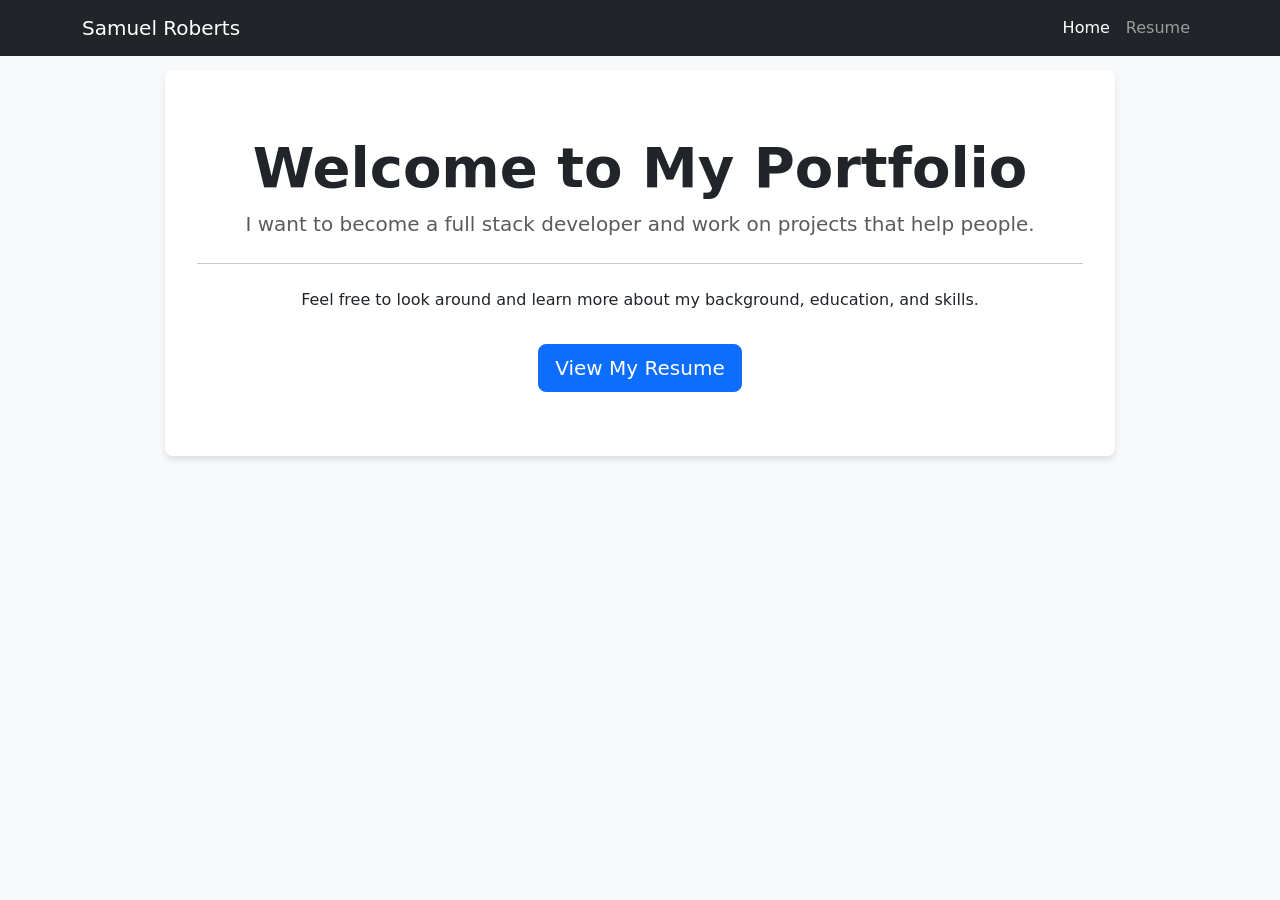
<file: index.html>
<!DOCTYPE html>
<html lang="en">
<head>
    <meta charset="UTF-8">
    <meta name="viewport" content="width=device-width, initial-scale=1.0">
    <meta name="description" content="Professional portfolio and resume of Samuel Roberts">
    <title>Samuel Roberts - Professional Portfolio</title>
    <!-- Bootstrap CSS -->
    <link href="https://cdn.jsdelivr.net/npm/bootstrap@5.3.2/dist/css/bootstrap.min.css" rel="stylesheet">
    <style>
        body { padding-top: 70px; background-color: #f8f9fa; }
        .hero { padding: 4rem 2rem; background-color: #ffffff; border-radius: 0.5rem; box-shadow: 0 4px 6px rgba(0, 0, 0, 0.1); margin-bottom: 2rem;}
        .hero img { border-radius: 50%; object-fit: cover; border: 4px solid #e9ecef; }
    </style>
</head>
<body>
    
    <!-- Navigation Menu -->
    <nav class="navbar navbar-expand-lg navbar-dark bg-dark fixed-top">
        <div class="container">
            <a class="navbar-brand" href="#">Samuel Roberts</a>
            <button class="navbar-toggler" type="button" data-bs-toggle="collapse" data-bs-target="#navbarNav" aria-controls="navbarNav" aria-expanded="false" aria-label="Toggle navigation">
                <span class="navbar-toggler-icon"></span>
            </button>
            <div class="collapse navbar-collapse" id="navbarNav">
                <ul class="navbar-nav ms-auto">
                    <li class="nav-item">
                        <a class="nav-link active" aria-current="page" href="#">Home</a>
                    </li>
                    <li class="nav-item">
                        <a class="nav-link" href="html/resume.html">Resume</a>
                    </li>
                </ul>
            </div>
        </div>
    </nav>

    <!-- Main Content -->
    <div class="container">
        <div class="row justify-content-center">
            <div class="col-md-10 hero text-center">
                <h1 class="display-4 fw-bold">Welcome to My Portfolio</h1>
                <p class="lead text-muted">I want to become a full stack developer and work on projects that help people.</p>
                <hr class="my-4">
                <p>Feel free to look around and learn more about my background, education, and skills.</p>
                <a class="btn btn-primary btn-lg mt-3" href="html/resume.html" role="button">View My Resume</a>
            </div>
        </div>
    </div>

    <!-- Bootstrap JS Bundle -->
    <script src="https://cdn.jsdelivr.net/npm/bootstrap@5.3.2/dist/js/bootstrap.bundle.min.js"></script>
</body>
</html>
</file>
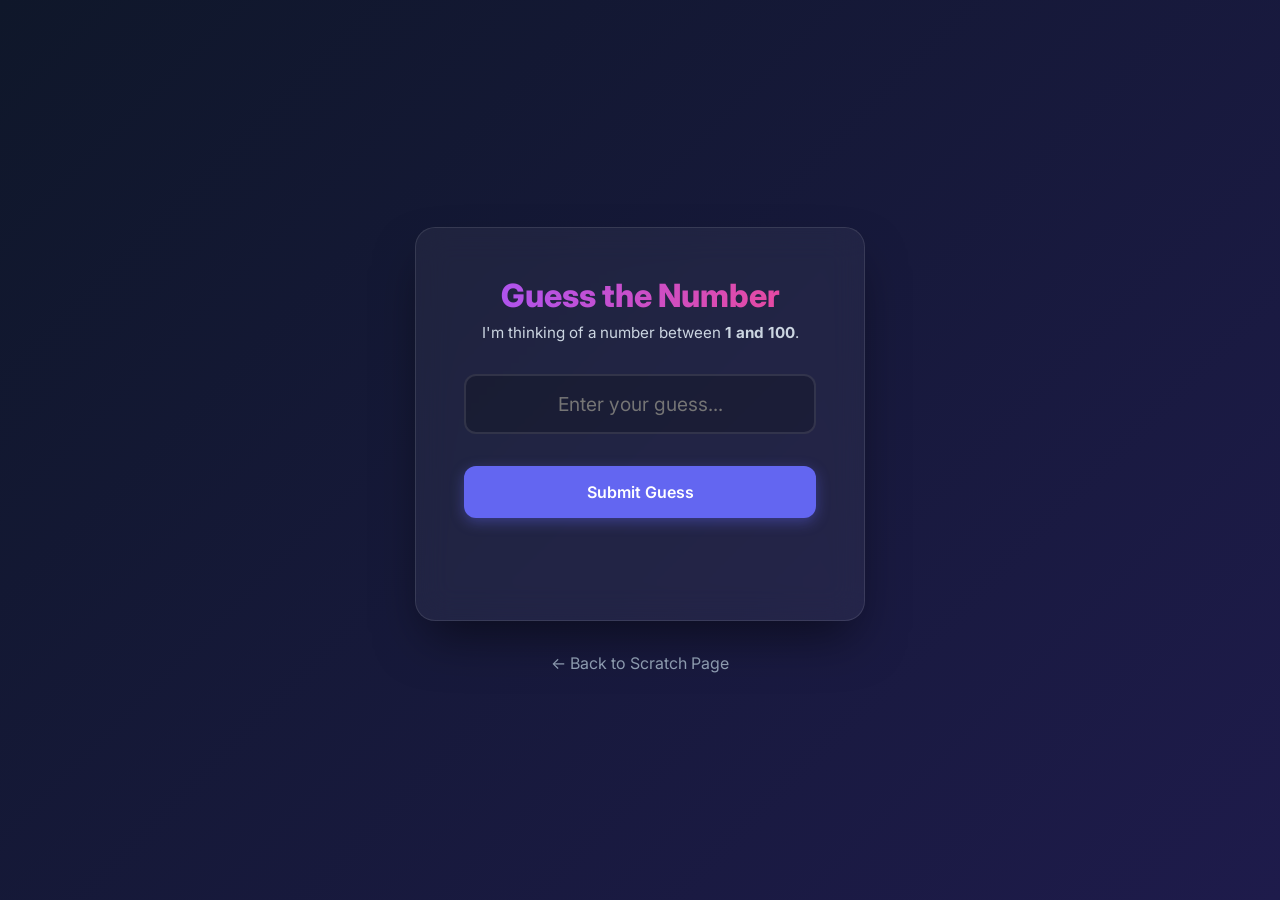
<file: html/app.html>
<!DOCTYPE html>
<html lang="en">
<head>
    <meta charset="UTF-8">
    <meta name="viewport" content="width=device-width, initial-scale=1.0">
    <title>Number Guessing Game</title>
    <!-- Use Google Fonts -->
    <link href="https://fonts.googleapis.com/css2?family=Inter:wght@400;600;800&display=swap" rel="stylesheet">
    <style>
        :root {
            --primary-color: #6366f1;
            --primary-hover: #4f46e5;
            --bg-gradient: linear-gradient(135deg, #0f172a 0%, #1e1b4b 100%);
            --card-bg: rgba(255, 255, 255, 0.05);
            --text-color: #f8fafc;
        }

        * {
            box-sizing: border-box;
            margin: 0;
            padding: 0;
            font-family: 'Inter', sans-serif;
        }

        body {
            background: var(--bg-gradient);
            color: var(--text-color);
            min-height: 100vh;
            display: flex;
            align-items: center;
            justify-content: center;
            flex-direction: column;
        }

        .container {
            background: var(--card-bg);
            backdrop-filter: blur(16px);
            -webkit-backdrop-filter: blur(16px);
            border: 1px solid rgba(255, 255, 255, 0.1);
            border-radius: 20px;
            padding: 3rem;
            width: 100%;
            max-width: 450px;
            text-align: center;
            box-shadow: 0 25px 50px -12px rgba(0, 0, 0, 0.5);
            animation: fadeIn 0.8s ease-out;
        }

        @keyframes fadeIn {
            from { opacity: 0; transform: translateY(20px); }
            to { opacity: 1; transform: translateY(0); }
        }

        h1 {
            font-weight: 800;
            margin-bottom: 0.5rem;
            background: linear-gradient(to right, #a855f7, #ec4899);
            -webkit-background-clip: text;
            -webkit-text-fill-color: transparent;
        }

        p.instructions {
            color: #cbd5e1;
            margin-bottom: 2rem;
            font-size: 0.95rem;
        }

        .input-group {
            position: relative;
            margin-bottom: 2rem;
        }

        input[type="number"] {
            width: 100%;
            padding: 1rem;
            border-radius: 12px;
            border: 2px solid rgba(255, 255, 255, 0.1);
            background: rgba(0, 0, 0, 0.2);
            color: white;
            font-size: 1.2rem;
            text-align: center;
            outline: none;
            transition: all 0.3s ease;
        }

        input[type="number"]:focus {
            border-color: var(--primary-color);
            box-shadow: 0 0 15px rgba(99, 102, 241, 0.3);
        }

        /* Hide Number Input Arrows */
        input[type="number"]::-webkit-inner-spin-button, 
        input[type="number"]::-webkit-outer-spin-button { 
            -webkit-appearance: none; 
            margin: 0; 
        }

        .btn {
            background: var(--primary-color);
            color: white;
            border: none;
            padding: 1rem 2rem;
            border-radius: 12px;
            font-size: 1rem;
            font-weight: 600;
            cursor: pointer;
            width: 100%;
            transition: all 0.3s ease;
            box-shadow: 0 4px 14px 0 rgba(99, 102, 241, 0.39);
        }

        .btn:hover {
            background: var(--primary-hover);
            transform: translateY(-2px);
            box-shadow: 0 6px 20px rgba(99, 102, 241, 0.23);
        }

        .btn:active {
            transform: translateY(1px);
        }

        .message {
            margin-top: 1.5rem;
            font-size: 1.1rem;
            font-weight: 600;
            min-height: 30px;
            transition: color 0.3s ease;
        }

        .nav-link {
            display: inline-block;
            margin-top: 2rem;
            color: #94a3b8;
            text-decoration: none;
            transition: color 0.3s;
        }

        .nav-link:hover {
            color: white;
        }

        /* Game States */
        .msg-low { color: #facc15; }
        .msg-high { color: #f87171; }
        .msg-win { color: #4ade80; animation: bounce 0.5s; }
        
        @keyframes bounce {
            0%, 100% { transform: translateY(0); }
            50% { transform: translateY(-10px); }
        }

        #resetBtn {
            display: none;
            background: #10b981;
            margin-top: 1rem;
            box-shadow: 0 4px 14px 0 rgba(16, 185, 129, 0.39);
        }
        #resetBtn:hover {
            background: #059669;
        }

    </style>
</head>
<body>

    <div class="container">
        <h1>Guess the Number</h1>
        <p class="instructions">I'm thinking of a number between <strong>1 and 100</strong>.</p>
        
        <div class="input-group">
            <input type="number" id="guessInput" placeholder="Enter your guess..." min="1" max="100">
        </div>
        
        <button class="btn" id="guessBtn">Submit Guess</button>
        <button class="btn" id="resetBtn">Play Again</button>
        
        <div class="message" id="message"></div>
    </div>

    <a href="scratch.html" class="nav-link">&larr; Back to Scratch Page</a>

    <script>
        // Game Logic
        let targetNumber = generateRandomNumber();
        let attempts = 0;
        
        const guessInput = document.getElementById('guessInput');
        const guessBtn = document.getElementById('guessBtn');
        const resetBtn = document.getElementById('resetBtn');
        const messageEl = document.getElementById('message');

        function generateRandomNumber() {
            return Math.floor(Math.random() * 100) + 1;
        }

        function checkGuess() {
            const guessVal = guessInput.value;
            
            if (!guessVal || isNaN(guessVal) || guessVal < 1 || guessVal > 100) {
                showMessage("Please enter a valid number between 1 and 100.", "msg-high");
                return;
            }

            const guess = parseInt(guessVal);
            attempts++;

            if (guess === targetNumber) {
                showMessage(`🎉 Amazing! You guessed it in ${attempts} attempts!`, "msg-win");
                endGame();
            } else if (guess < targetNumber) {
                showMessage(`📉 ${guess} is too low. Try higher!`, "msg-low");
            } else {
                showMessage(`📈 ${guess} is too high. Try lower!`, "msg-high");
            }
            
            guessInput.value = '';
            guessInput.focus();
        }

        function showMessage(text, className) {
            messageEl.textContent = text;
            messageEl.className = `message ${className}`;
        }

        function endGame() {
            guessInput.disabled = true;
            guessBtn.style.display = 'none';
            resetBtn.style.display = 'block';
        }

        function resetGame() {
            targetNumber = generateRandomNumber();
            attempts = 0;
            guessInput.disabled = false;
            guessInput.value = '';
            messageEl.textContent = '';
            messageEl.className = 'message';
            guessBtn.style.display = 'block';
            resetBtn.style.display = 'none';
            guessInput.focus();
        }

        // Event Listeners
        guessBtn.addEventListener('click', checkGuess);
        resetBtn.addEventListener('click', resetGame);
        guessInput.addEventListener('keypress', function(e) {
            if (e.key === 'Enter') {
                checkGuess();
            }
        });
    </script>
</body>
</html>
</file>
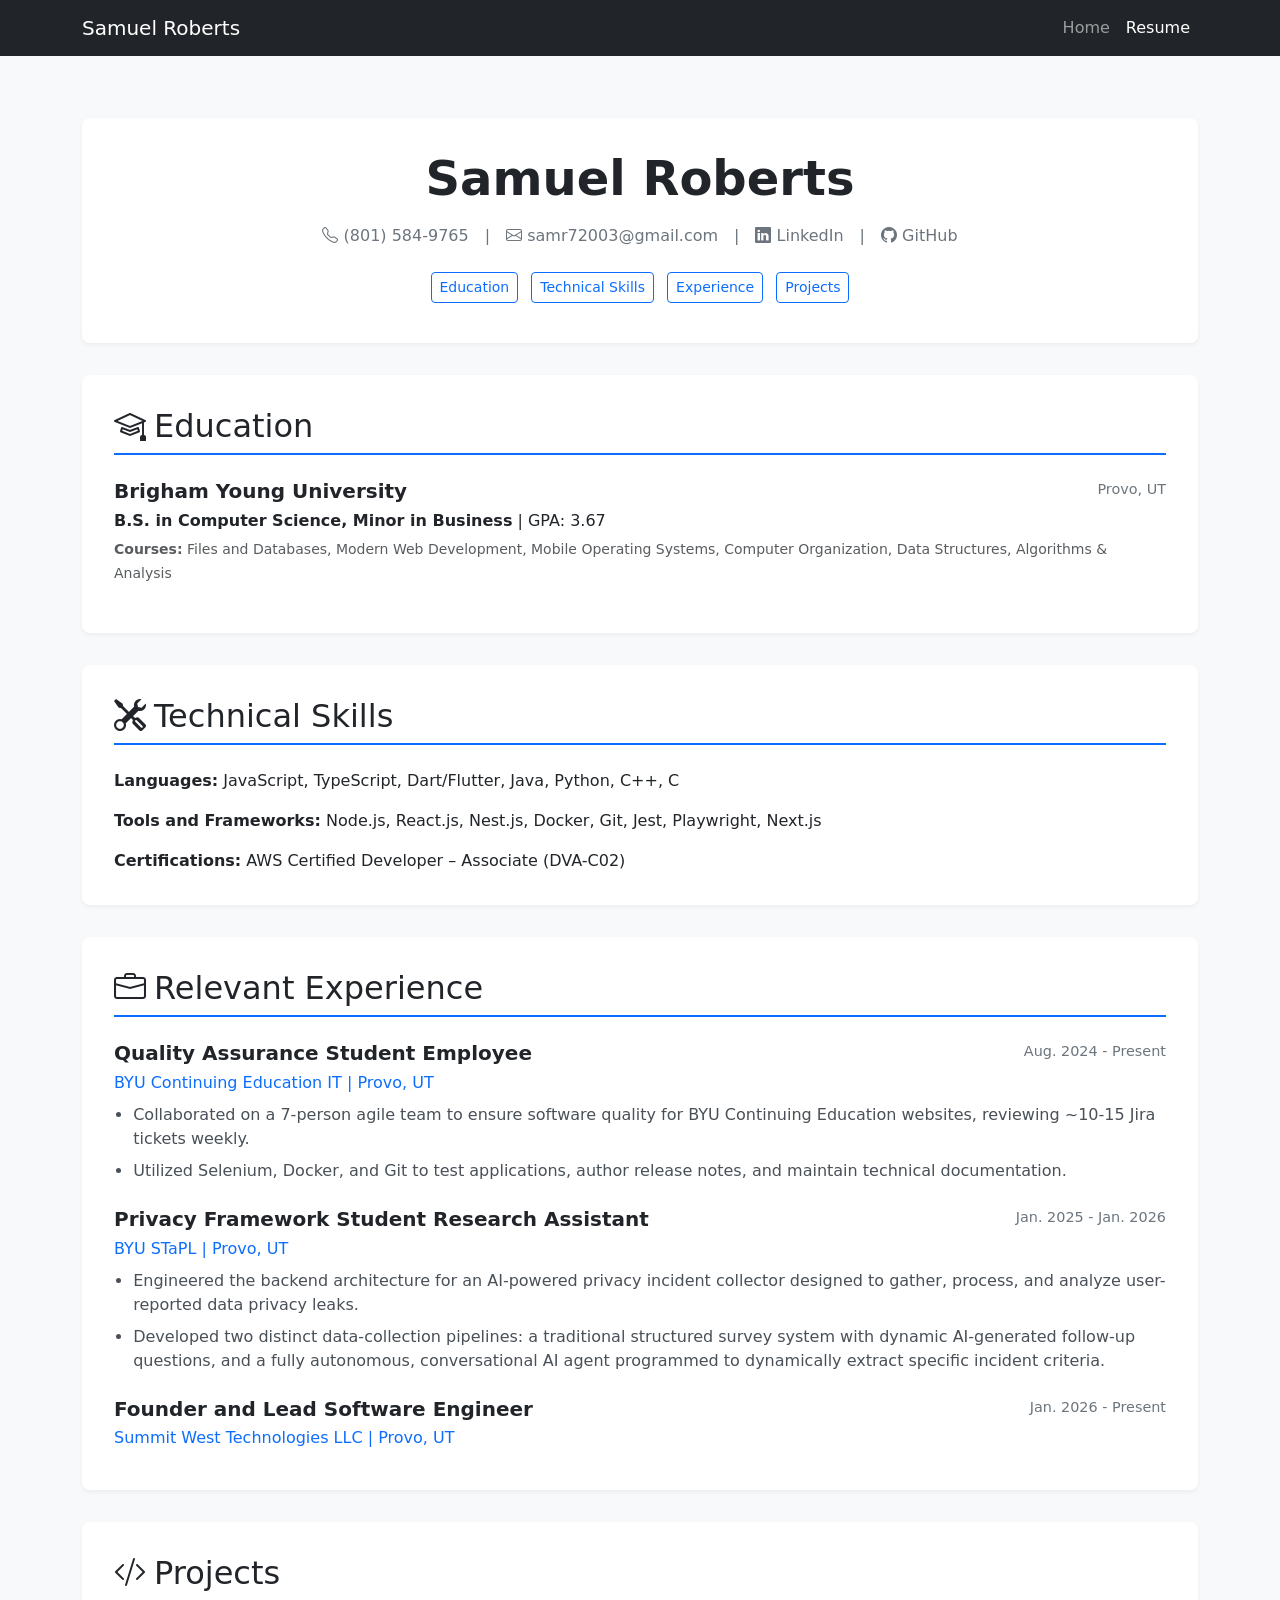
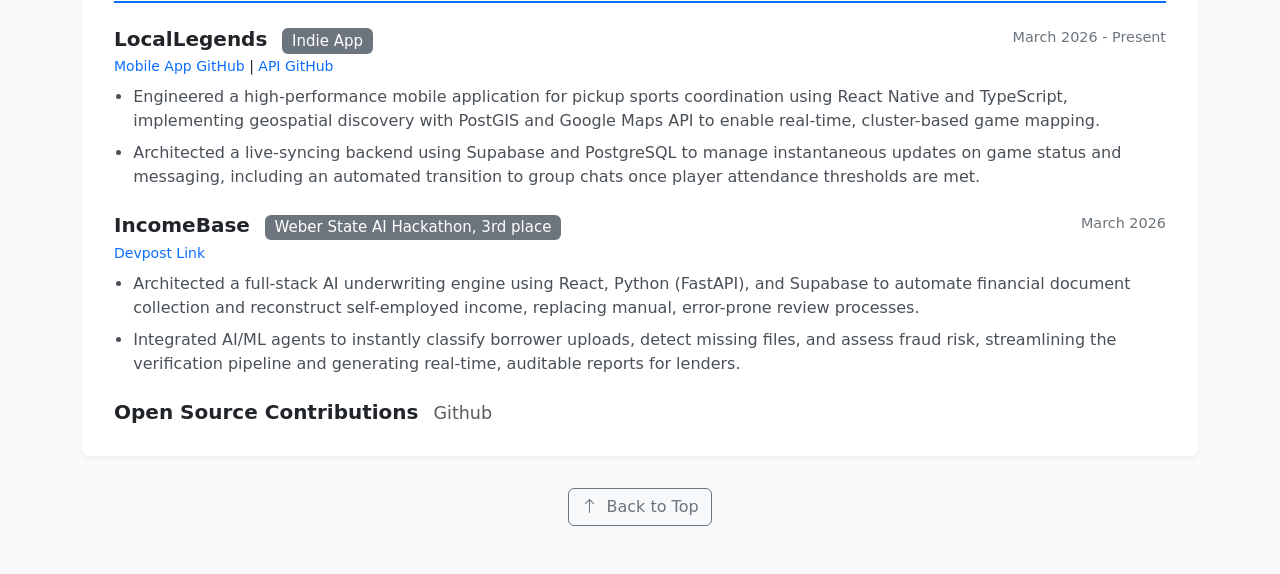
<file: html/resume.html>
<!DOCTYPE html>
<html lang="en">
<head>
    <meta charset="UTF-8">
    <meta name="viewport" content="width=device-width, initial-scale=1.0">
    <meta name="description" content="Resume of Samuel Roberts">
    <title>Samuel Roberts - Resume</title>
    <!-- Bootstrap CSS -->
    <link href="https://cdn.jsdelivr.net/npm/bootstrap@5.3.2/dist/css/bootstrap.min.css" rel="stylesheet">
    <link rel="stylesheet" href="https://cdn.jsdelivr.net/npm/bootstrap-icons@1.11.1/font/bootstrap-icons.css">
    <style>
        body { padding-top: 70px; background-color: #f8f9fa; }
        .resume-section { background-color: #ffffff; padding: 2rem; border-radius: 0.5rem; box-shadow: 0 2px 4px rgba(0,0,0,0.05); margin-bottom: 2rem; }
        .profile-img { border-radius: 50%; object-fit: cover; border: 3px solid #dee2e6; width: 120px; height: 120px; }
        .section-title { border-bottom: 2px solid #0d6efd; padding-bottom: 0.5rem; margin-bottom: 1.5rem; color: #212529; }
        .job-title { font-weight: 600; color: #212529; }
        .job-meta { font-size: 0.9rem; color: #6c757d; margin-bottom: 0.5rem; }
        .bullet-list { padding-left: 1.2rem; }
        .bullet-list li { margin-bottom: 0.5rem; color: #495057; }
    </style>
</head>
<body id="top">

    <!-- Navigation Menu -->
    <nav class="navbar navbar-expand-lg navbar-dark bg-dark fixed-top">
        <div class="container">
            <a class="navbar-brand" href="#">Samuel Roberts</a>
            <button class="navbar-toggler" type="button" data-bs-toggle="collapse" data-bs-target="#navbarNav" aria-controls="navbarNav" aria-expanded="false" aria-label="Toggle navigation">
                <span class="navbar-toggler-icon"></span>
            </button>
            <div class="collapse navbar-collapse" id="navbarNav">
                <ul class="navbar-nav ms-auto">
                    <li class="nav-item">
                        <a class="nav-link" href="../index.html">Home</a>
                    </li>
                    <li class="nav-item">
                        <a class="nav-link active" aria-current="page" href="#">Resume</a>
                    </li>
                </ul>
            </div>
        </div>
    </nav>

    <div class="container my-5">
        
        <!-- Header Section -->
        <div class="resume-section text-center">
            <h1 class="display-5 fw-bold mb-3">Samuel Roberts</h1>
            
            <div class="d-flex justify-content-center flex-wrap gap-3 mb-3">
                <a href="tel:8015849765" class="text-decoration-none text-secondary"><i class="bi bi-telephone"></i> (801) 584-9765</a>
                <span class="text-secondary">|</span>
                <a href="mailto:samr72003@gmail.com" class="text-decoration-none text-secondary"><i class="bi bi-envelope"></i> samr72003@gmail.com</a>
                <span class="text-secondary">|</span>
                <a href="https://linkedin.com/in/samuel-roberts" target="_blank" class="text-decoration-none text-secondary" title="LinkedIn"><i class="bi bi-linkedin"></i> LinkedIn</a>
                <span class="text-secondary">|</span>
                <a href="https://github.com/Sroberts03" target="_blank" class="text-decoration-none text-secondary" title="GitHub"><i class="bi bi-github"></i> GitHub</a>
            </div>
            
            <div class="mt-4">
                <a href="#edu" class="btn btn-outline-primary btn-sm me-2 mb-2">Education</a>
                <a href="#ski" class="btn btn-outline-primary btn-sm me-2 mb-2">Technical Skills</a>
                <a href="#exp" class="btn btn-outline-primary btn-sm me-2 mb-2">Experience</a>
                <a href="#proj" class="btn btn-outline-primary btn-sm mb-2">Projects</a>
            </div>
        </div>

        <!-- Education Section -->
        <div class="resume-section" id="edu">
            <h2 class="section-title"><i class="bi bi-mortarboard me-2"></i>Education</h2>
            <div class="d-flex justify-content-between flex-wrap">
                <h5 class="job-title mb-1">Brigham Young University</h5>
                <span class="job-meta">Provo, UT</span>
            </div>
            <p class="mb-1"><strong>B.S. in Computer Science, Minor in Business</strong> | GPA: 3.67</p>
            <p class="text-muted"><small><strong>Courses:</strong> Files and Databases, Modern Web Development, Mobile Operating Systems, Computer Organization, Data Structures, Algorithms & Analysis</small></p>
        </div>

        <!-- Skills Section -->
        <div class="resume-section" id="ski">
            <h2 class="section-title"><i class="bi bi-tools me-2"></i>Technical Skills</h2>
            <div class="row">
                <div class="col-md-12 mb-3">
                    <strong>Languages:</strong> JavaScript, TypeScript, Dart/Flutter, Java, Python, C++, C
                </div>
                <div class="col-md-12 mb-3">
                    <strong>Tools and Frameworks:</strong> Node.js, React.js, Nest.js, Docker, Git, Jest, Playwright, Next.js
                </div>
                <div class="col-md-12">
                    <strong>Certifications:</strong> AWS Certified Developer – Associate (DVA-C02)
                </div>
            </div>
        </div>

        <!-- Experience Section -->
        <div class="resume-section" id="exp">
            <h2 class="section-title"><i class="bi bi-briefcase me-2"></i>Relevant Experience</h2>
            
            <!-- Job 1 -->
            <div class="mb-4">
                <div class="d-flex justify-content-between flex-wrap">
                    <h5 class="job-title mb-1">Quality Assurance Student Employee</h5>
                    <span class="job-meta">Aug. 2024 - Present</span>
                </div>
                <p class="mb-2 text-primary">BYU Continuing Education IT | Provo, UT</p>
                <ul class="bullet-list">
                    <li>Collaborated on a 7-person agile team to ensure software quality for BYU Continuing Education websites, reviewing ~10-15 Jira tickets weekly.</li>
                    <li>Utilized Selenium, Docker, and Git to test applications, author release notes, and maintain technical documentation.</li>
                </ul>
            </div>

            <!-- Job 2 -->
            <div class="mb-4">
                <div class="d-flex justify-content-between flex-wrap">
                    <h5 class="job-title mb-1">Privacy Framework Student Research Assistant</h5>
                    <span class="job-meta">Jan. 2025 - Jan. 2026</span>
                </div>
                <p class="mb-2 text-primary">BYU STaPL | Provo, UT</p>
                <ul class="bullet-list">
                    <li>Engineered the backend architecture for an AI-powered privacy incident collector designed to gather, process, and analyze user-reported data privacy leaks.</li>
                    <li>Developed two distinct data-collection pipelines: a traditional structured survey system with dynamic AI-generated follow-up questions, and a fully autonomous, conversational AI agent programmed to dynamically extract specific incident criteria.</li>
                </ul>
            </div>
            
            <!-- Job 3 -->
            <div>
                <div class="d-flex justify-content-between flex-wrap">
                    <h5 class="job-title mb-1">Founder and Lead Software Engineer</h5>
                    <span class="job-meta">Jan. 2026 - Present</span>
                </div>
                <p class="mb-2 text-primary">Summit West Technologies LLC | Provo, UT</p>
            </div>
        </div>
        
        <!-- Projects Section -->
        <div class="resume-section" id="proj">
            <h2 class="section-title"><i class="bi bi-code-slash me-2"></i>Projects</h2>
            
            <!-- Project 1 -->
            <div class="mb-4">
                <div class="d-flex justify-content-between flex-wrap">
                    <h5 class="job-title mb-0">LocalLegends <span class="badge bg-secondary ms-2 fw-normal">Indie App</span></h5>
                    <span class="job-meta">March 2026 - Present</span>
                </div>
                <div class="mb-2 small">
                    <a href="https://github.com/Sroberts03/LocalLegends-mobile" target="_blank" class="text-decoration-none">Mobile App GitHub</a> | 
                    <a href="https://github.com/Sroberts03/LocalLegends-api" target="_blank" class="text-decoration-none">API GitHub</a>
                </div>
                <ul class="bullet-list">
                    <li>Engineered a high-performance mobile application for pickup sports coordination using React Native and TypeScript, implementing geospatial discovery with PostGIS and Google Maps API to enable real-time, cluster-based game mapping.</li>
                    <li>Architected a live-syncing backend using Supabase and PostgreSQL to manage instantaneous updates on game status and messaging, including an automated transition to group chats once player attendance thresholds are met.</li>
                </ul>
            </div>

            <!-- Project 2 -->
            <div class="mb-4">
                <div class="d-flex justify-content-between flex-wrap">
                    <h5 class="job-title mb-0">IncomeBase <span class="badge bg-secondary ms-2 fw-normal">Weber State AI Hackathon, 3rd place</span></h5>
                    <span class="job-meta">March 2026</span>
                </div>
                <div class="mb-2 small">
                    <a href="https://devpost.com/software/incomebase?ref_content=my-projects-tab&ref_feature=my_projects" target="_blank" class="text-decoration-none">Devpost Link</a>
                </div>
                <ul class="bullet-list">
                    <li>Architected a full-stack AI underwriting engine using React, Python (FastAPI), and Supabase to automate financial document collection and reconstruct self-employed income, replacing manual, error-prone review processes.</li>
                    <li>Integrated AI/ML agents to instantly classify borrower uploads, detect missing files, and assess fraud risk, streamlining the verification pipeline and generating real-time, auditable reports for lenders.</li>
                </ul>
            </div>
            
            <!-- Project 3 -->
            <div>
                <h5 class="job-title mb-0"><a href="https://github.com/Sroberts03" target="_blank" class="text-decoration-none text-dark">Open Source Contributions</a> <span class="text-muted fw-normal ms-2 small">Github</span></h5>
            </div>
            
        </div>

        <div class="text-center mt-4">
            <a href="#top" class="btn btn-outline-secondary"><i class="bi bi-arrow-up me-1"></i> Back to Top</a>
        </div>
        
    </div>

    <!-- Bootstrap JS Bundle -->
    <script src="https://cdn.jsdelivr.net/npm/bootstrap@5.3.2/dist/js/bootstrap.bundle.min.js"></script>
</body>
</html>
</file>
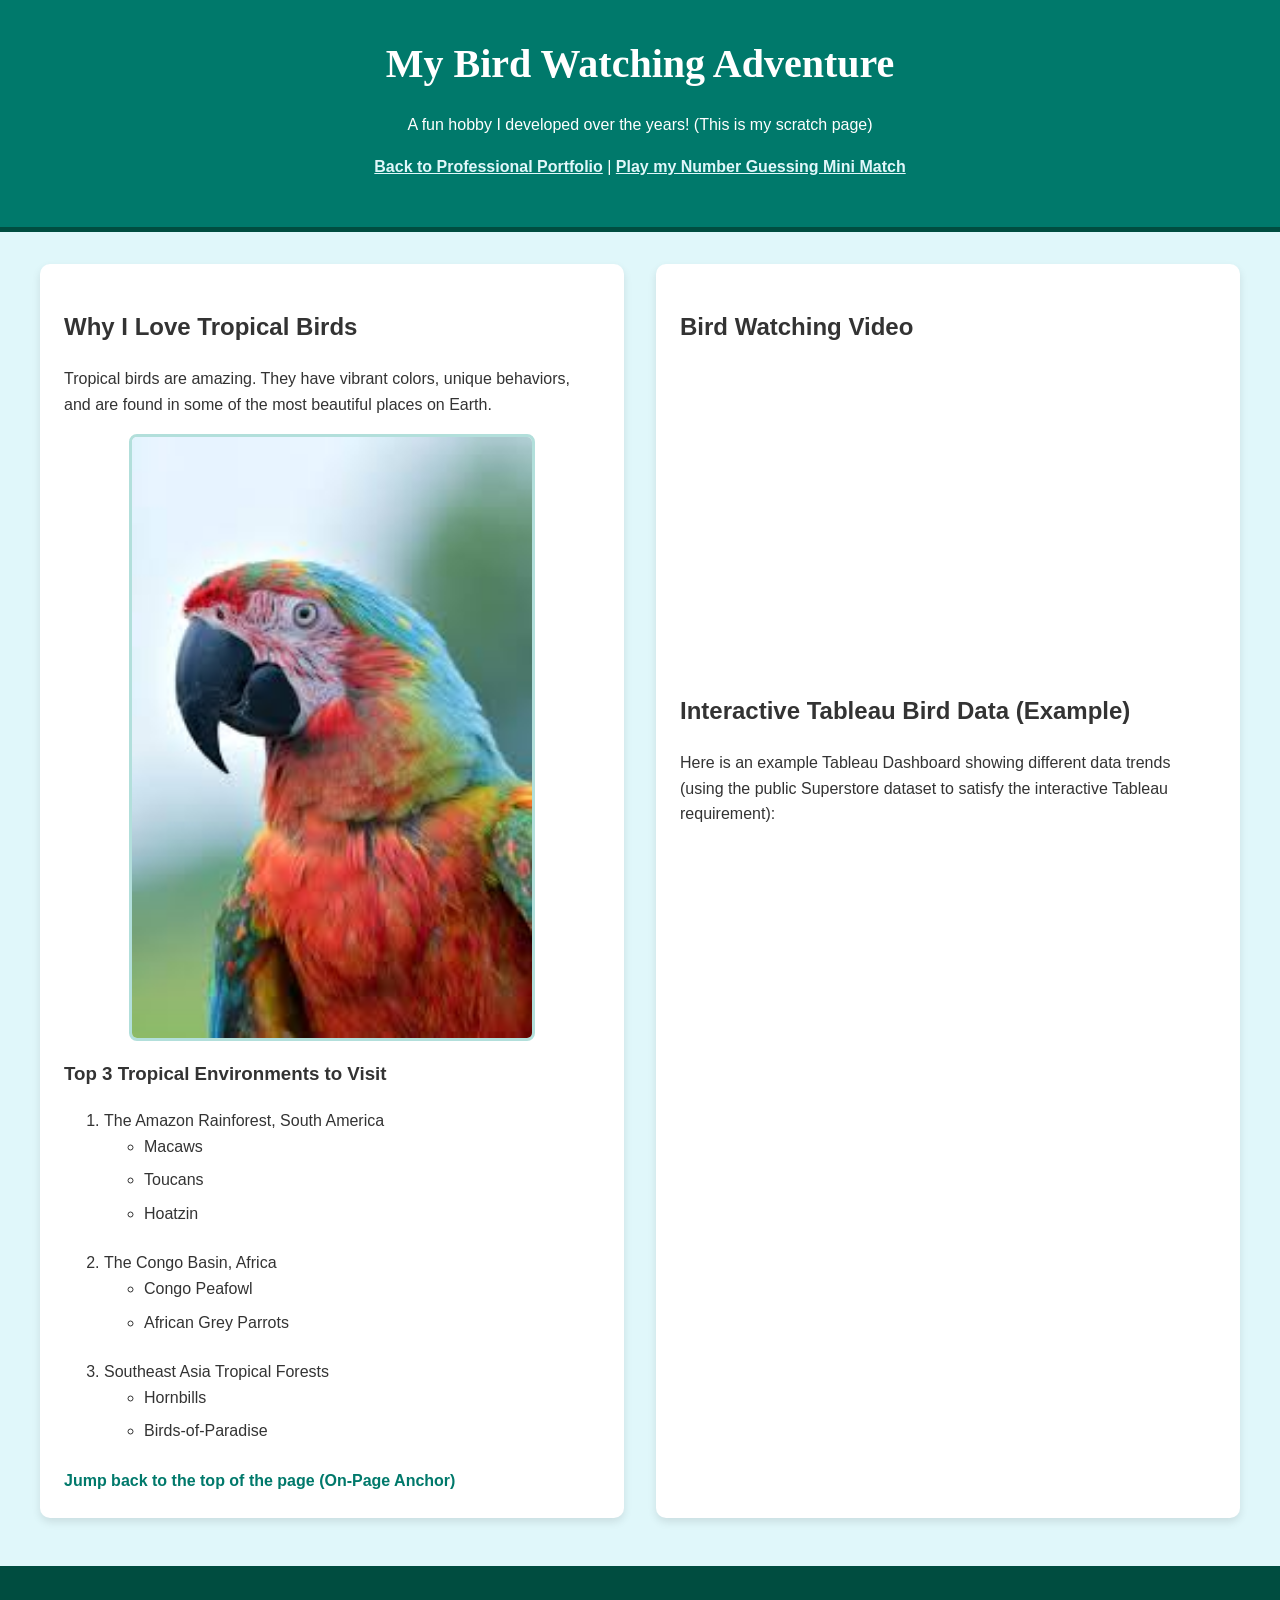
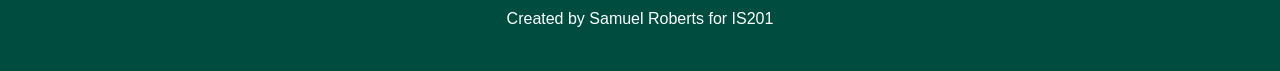
<file: html/scratch.html>
<!DOCTYPE html>
<html lang="en">
<head>
    <meta charset="UTF-8">
    <meta name="viewport" content="width=device-width, initial-scale=1.0">
    <title>My Bird Watching Hobby</title>
    <!-- Linking our custom from-scratch CSS -->
    <link rel="stylesheet" href="../css/styles.css">
</head>
<body id="page-top">

    <div class="header-container">
        <h1>My Bird Watching Adventure</h1>
        <p>A fun hobby I developed over the years! (This is my scratch page)</p>
        
        <!-- Navigation -->
        <p>
            <a href="../index.html">Back to Professional Portfolio</a> | 
            <a href="app.html">Play my Number Guessing Mini Match</a>
        </p>
    </div>

    <!-- Main Content Layout using generic divs -->
    <div class="main-content">
        
        <!-- Panel 1: Information and Lists -->
        <div class="content-panel">
            <h2 id="birds-list">Why I Love Tropical Birds</h2>
            <p>Tropical birds are amazing. They have vibrant colors, unique behaviors, and are found in some of the most beautiful places on Earth.</p>
            <img src="../images/parrot.jpeg" alt="A colorful parrot sitting on a branch" class="bird-image">
            
            <h3>Top 3 Tropical Environments to Visit</h3>
            <!-- Ordered list containing an unordered list -->
            <ol>
                <li>The Amazon Rainforest, South America
                    <ul>
                        <li>Macaws</li>
                        <li>Toucans</li>
                        <li>Hoatzin</li>
                    </ul>
                </li>
                <li>The Congo Basin, Africa
                    <ul>
                        <li>Congo Peafowl</li>
                        <li>African Grey Parrots</li>
                    </ul>
                </li>
                <li>Southeast Asia Tropical Forests
                    <ul>
                        <li>Hornbills</li>
                        <li>Birds-of-Paradise</li>
                    </ul>
                </li>
            </ol>

            <a href="#page-top">Jump back to the top of the page (On-Page Anchor)</a>
        </div>

        <!-- Panel 2: Multimedia (Video and Tableau Graph) -->
        <div class="content-panel">
            <h2>Bird Watching Video</h2>
            <div class="video-wrapper">
                <iframe src="https://www.youtube.com/embed/vPhg6sc1Mk4?si=rO34234x23kM" title="YouTube video - Birds in 4k" frameborder="0" allow="accelerometer; autoplay; clipboard-write; encrypted-media; gyroscope; picture-in-picture" allowfullscreen></iframe>
            </div>

            <h2>Interactive Tableau Bird Data (Example)</h2>
            <p>Here is an example Tableau Dashboard showing different data trends (using the public Superstore dataset to satisfy the interactive Tableau requirement):</p>
            
            <!-- Tableau Public Embed Code -->
            <div class='tableauPlaceholder' id='viz171329' style='position: relative; width: 100%;'>
                <noscript><a href='#'><img alt='Dashboard ' src='https:&#47;&#47;public.tableau.com&#47;static&#47;images&#47;Su&#47;Superstore_24&#47;Overview&#47;1_rss.png' style='border: none' /></a></noscript>
                <object class='tableauViz'  style='display:none;'>
                    <param name='host_url' value='https%3A%2F%2Fpublic.tableau.com%2F' /> 
                    <param name='embed_code_version' value='3' /> 
                    <param name='site_root' value='' />
                    <param name='name' value='Superstore_24&#47;Overview' />
                    <param name='tabs' value='no' />
                    <param name='toolbar' value='yes' />
                    <param name='static_image' value='https:&#47;&#47;public.tableau.com&#47;static&#47;images&#47;Su&#47;Superstore_24&#47;Overview&#47;1.png' /> 
                    <param name='animate_transition' value='yes' />
                    <param name='display_static_image' value='yes' />
                    <param name='display_spinner' value='yes' />
                    <param name='display_overlay' value='yes' />
                    <param name='display_count' value='yes' />
                    <param name='language' value='en-US' />
                </object>
            </div>
            <!-- Tableau script loading -->
            <script type='text/javascript'>
                var divElement = document.getElementById('viz171329');
                var vizElement = divElement.getElementsByTagName('object')[0];
                vizElement.style.width='100%';vizElement.style.minHeight='500px';vizElement.style.border='none';
                var scriptElement = document.createElement('script');
                scriptElement.src = 'https://public.tableau.com/javascripts/api/viz_v1.js';
                vizElement.parentNode.insertBefore(scriptElement, vizElement);
            </script>
            <!-- End Tableau Embed -->
        </div>

    </div>

    <div class="footer-panel">
        <p>Created by Samuel Roberts for IS201</p>
    </div>

</body>
</html>
</file>
<file: css/styles.css>
/* 
   From-scratch Stylesheet for scratch.html
   Includes: 
   - 4+ style definitions
   - Font color specification
   - Font family specification
   - 3+ divs for positioning and styling
*/

/* 1. Body Styling (Font Family & Custom Background) */
body {
    font-family: 'Helvetica Neue', Arial, sans-serif;
    background-color: #e0f7fa; /* Custom background color */
    color: #333333; /* Font color */
    margin: 0;
    padding: 0;
    line-height: 1.6;
}

/* 2. Anchor styling */
a {
    color: #00796b;
    text-decoration: none;
    font-weight: bold;
}

a:hover {
    text-decoration: underline;
    color: #004d40;
}

/* --- DIV 1: Header Wrapper --- */
.header-container {
    background-color: #00796b;
    color: #ffffff; /* Font color */
    padding: 2rem;
    text-align: center;
    border-bottom: 5px solid #004d40;
}

.header-container a {
    color: #e0f7fa;
    text-decoration: underline;
}

.header-container a:hover {
    color: #ffffff;
}

/* 3. Header Text */
.header-container h1 {
    margin: 0;
    font-family: 'Georgia', serif; /* Font family */
    font-size: 2.5rem;
}

/* --- DIV 2: Main Content Layout Side-by-Side --- */
.main-content {
    display: flex;
    flex-wrap: wrap;
    justify-content: center;
    max-width: 1200px;
    margin: 2rem auto;
    gap: 2rem;
    padding: 0 1rem;
}

/* --- DIV 3: Content Card Panel --- */
.content-panel {
    background-color: #ffffff;
    border-radius: 10px;
    box-shadow: 0 4px 8px rgba(0,0,0,0.1);
    padding: 1.5rem;
    flex: 1 1 400px;
}

/* 4. Image Styling */
.bird-image {
    width: 100%;
    max-width: 400px;
    height: auto;
    border-radius: 8px;
    border: 3px solid #b2dfdb;
    display: block;
    margin: 0 auto 1rem;
}

/* 5. Video Container for Responsive Embedding */
.video-wrapper {
    position: relative;
    padding-bottom: 56.25%; /* 16:9 Aspect Ratio */
    height: 0;
    overflow: hidden;
    margin-bottom: 1.5rem;
    border-radius: 8px;
}

.video-wrapper iframe {
    position: absolute;
    top: 0;
    left: 0;
    width: 100%;
    height: 100%;
}

/* --- DIV 4: Footer Panel --- */
.footer-panel {
    background-color: #004d40;
    color: white;
    text-align: center;
    padding: 1.5rem;
    margin-top: 3rem;
}

/* 6. List styling */
ul, ol {
    margin-bottom: 1.5rem;
}

li {
    margin-bottom: 0.5rem;
}
</file>
